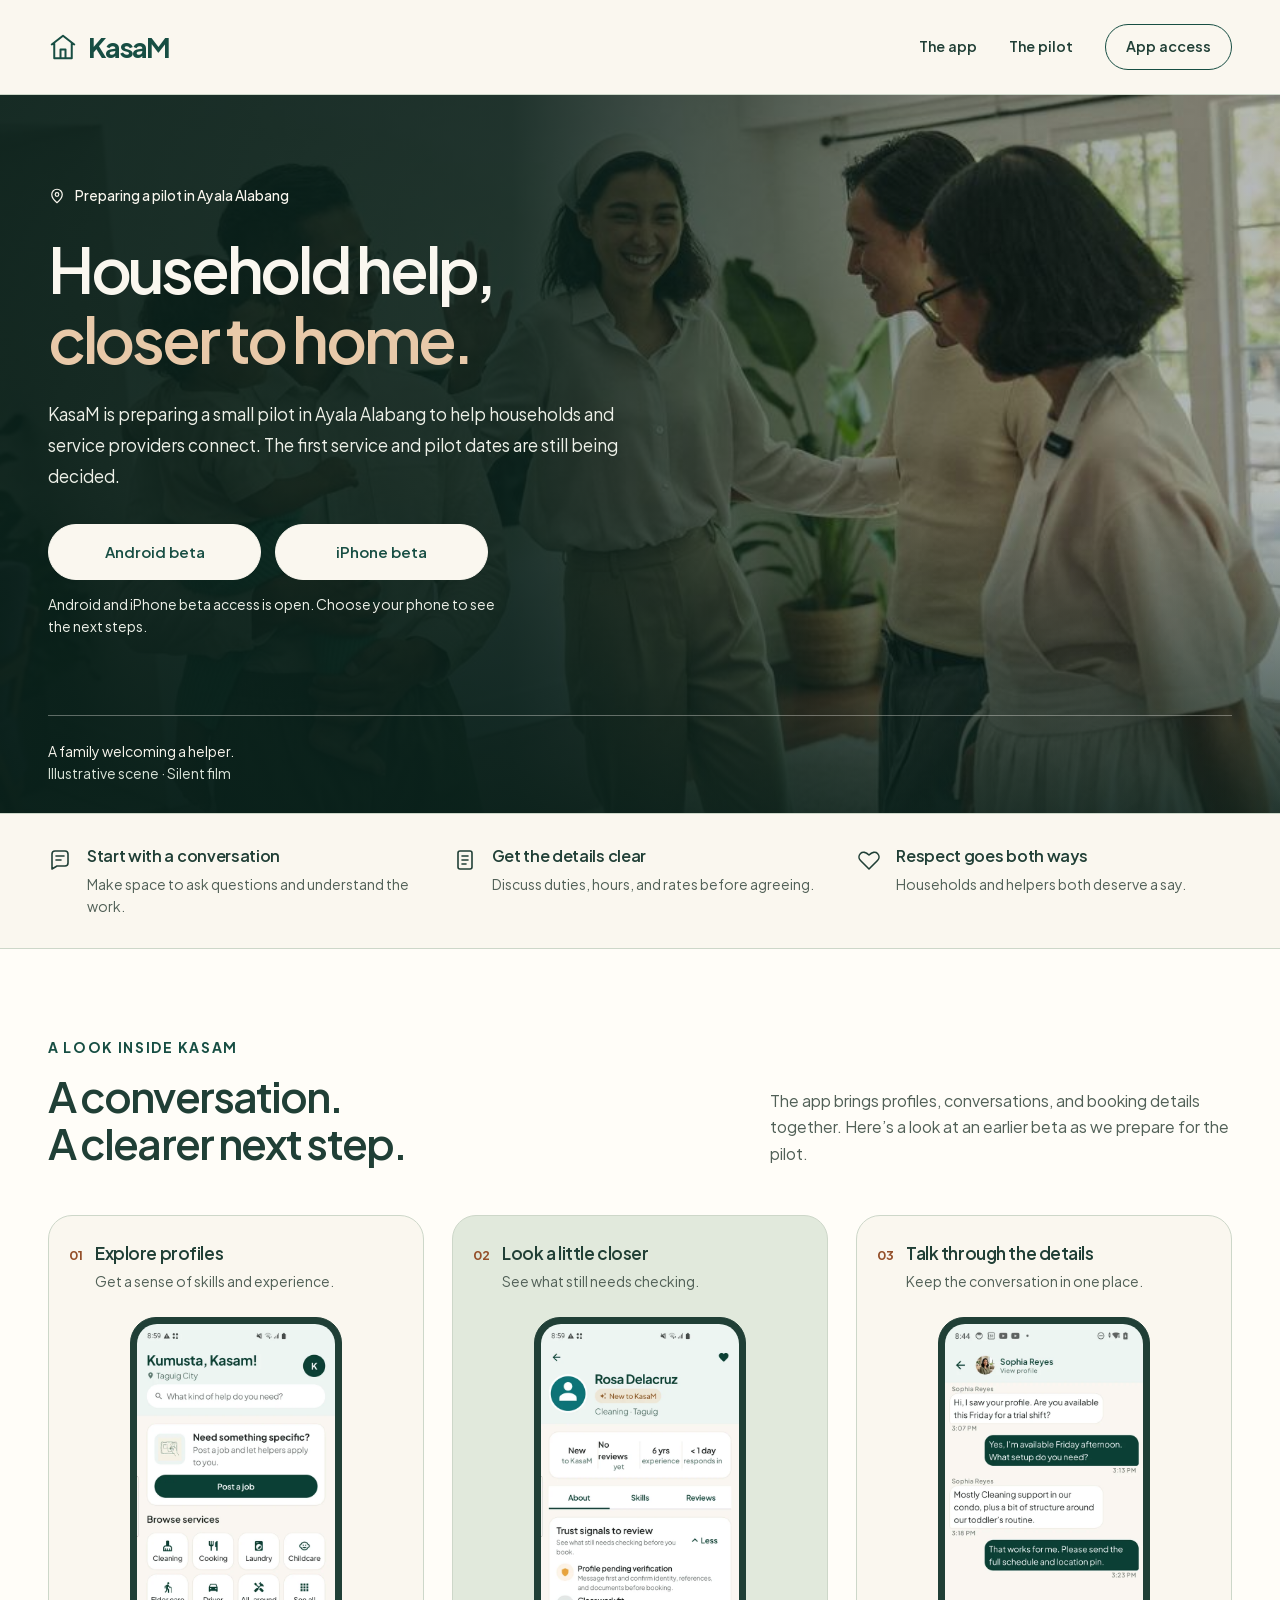
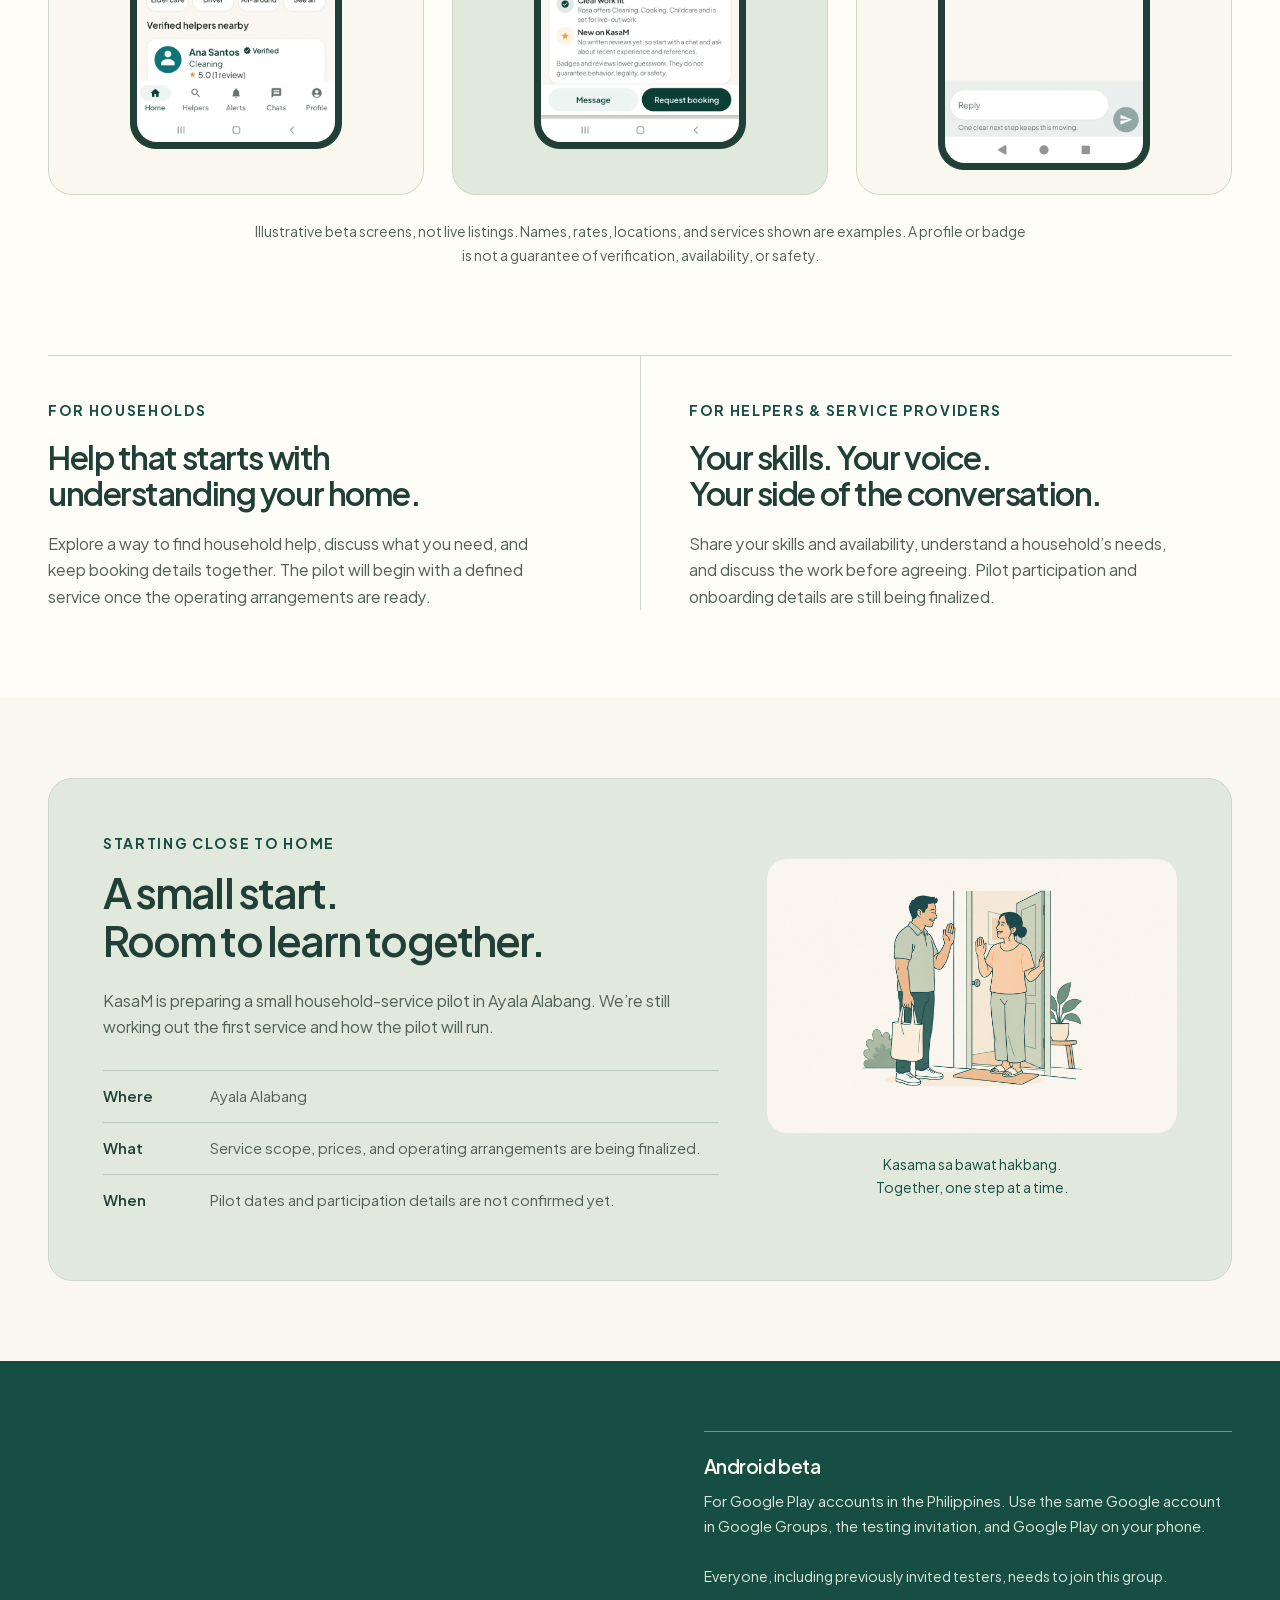
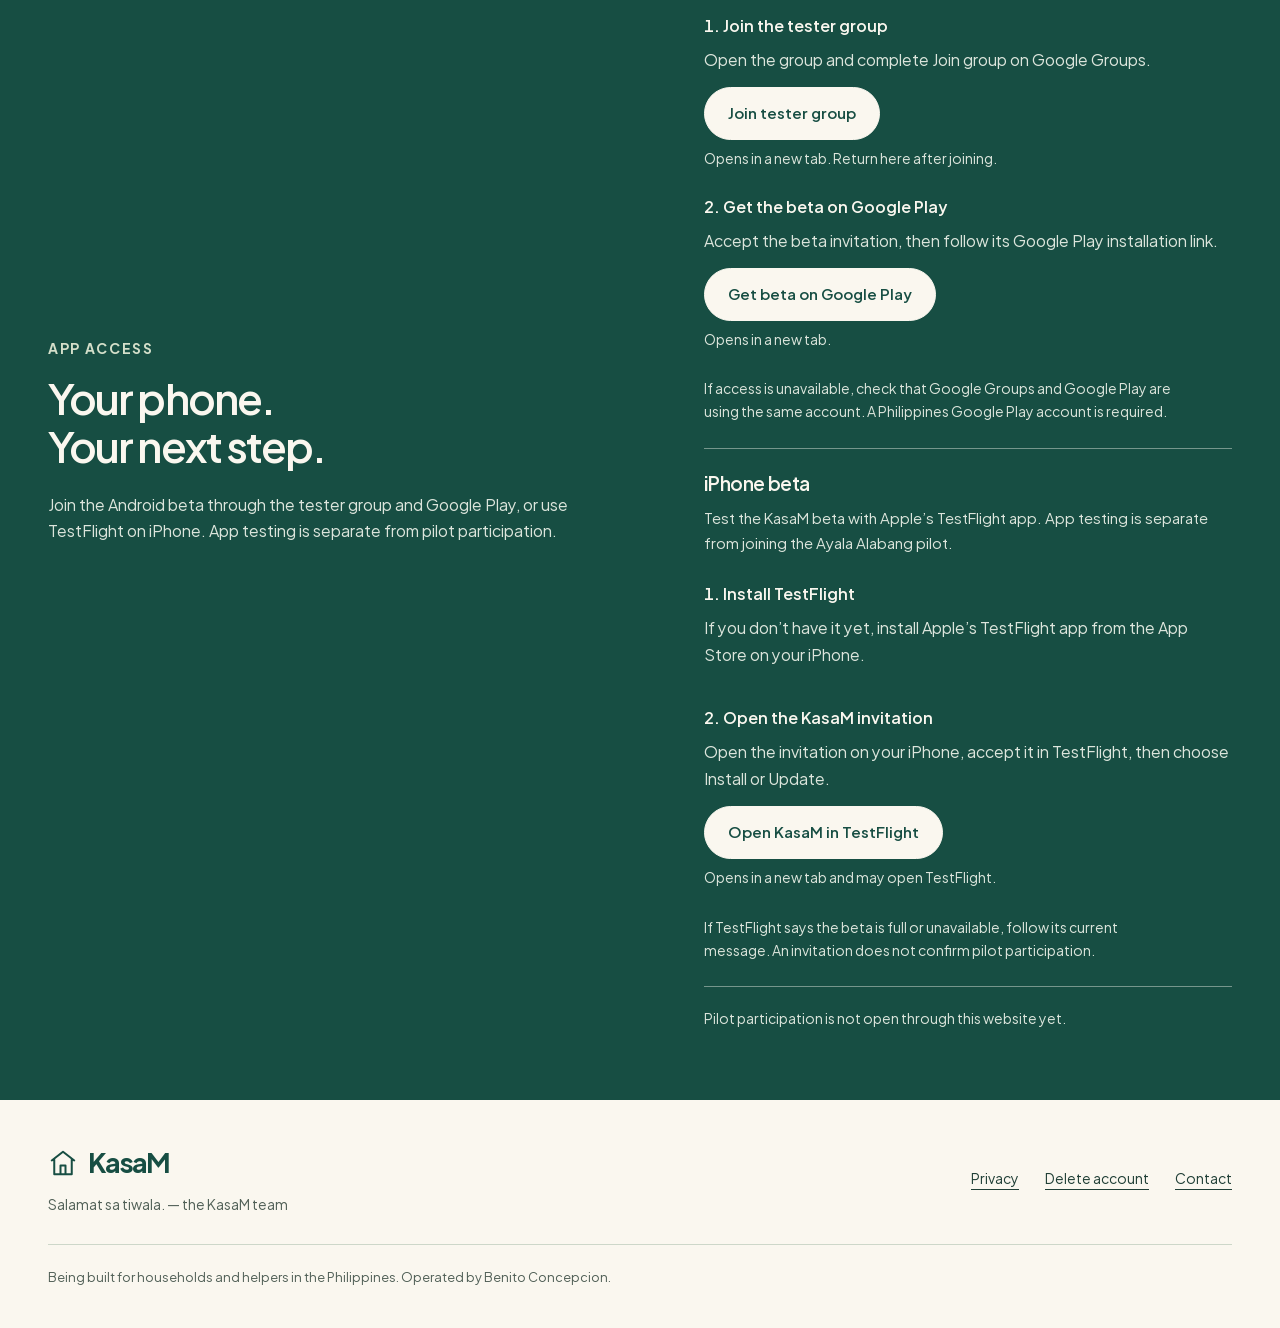
<file: index.html>
<!doctype html>
<html lang="en">
<head>
  <meta charset="utf-8">
  <meta name="viewport" content="width=device-width, initial-scale=1">
  <title>KasaM — Household help, closer to home</title>
  <meta name="description" content="KasaM is preparing a small household-service pilot in Ayala Alabang. Explore the idea, see the app, and check the latest pilot and beta access status.">
  <meta name="theme-color" content="#faf7ef">
  <link rel="stylesheet" href="./styles.css?v=465cec39644c">
  <script src="./site.js" defer></script>
</head>
<body>
  <a class="skip" href="#main">Skip to content</a>
  <svg width="0" height="0" aria-hidden="true" style="position:absolute;overflow:hidden"><defs>
    <symbol id="icon-home" viewBox="0 0 24 24"><path d="m3 10 9-7 9 7M5 9v12h14V9M10 21v-7h4v7"/></symbol>
    <symbol id="icon-pin" viewBox="0 0 24 24"><path d="M19 10c0 5-7 11-7 11S5 15 5 10a7 7 0 0 1 14 0Z"/><circle cx="12" cy="10" r="2.4"/></symbol>
    <symbol id="icon-arrow" viewBox="0 0 24 24"><path d="M4 12h16m-6-6 6 6-6 6"/></symbol>
    <symbol id="icon-chat" viewBox="0 0 24 24"><path d="M20 15a3 3 0 0 1-3 3H9l-5 3V6a3 3 0 0 1 3-3h10a3 3 0 0 1 3 3ZM8 8h8M8 12h5"/></symbol>
    <symbol id="icon-terms" viewBox="0 0 24 24"><rect x="5" y="3" width="14" height="18" rx="2"/><path d="M9 8h6M9 12h6M9 16h4"/></symbol>
    <symbol id="icon-heart" viewBox="0 0 24 24"><path d="M20.5 5.5c-2-2-5.5-1.5-8.5 1.5C9 4 5.5 3.5 3.5 5.5s-2 5 0 7L12 21l8.5-8.5c2-2 2-5 0-7Z"/></symbol>
  </defs></svg>
  <header class="header">
    <div class="wrap header-inner">
      <a class="brand" href="./" aria-label="KasaM home"><svg class="icon" aria-hidden="true"><use href="#icon-home"/></svg>KasaM</a>
      <nav class="nav" aria-label="Main navigation">
        <a class="nav-app" href="#app">The app</a>
        <a href="#pilot">The pilot</a>
        <a class="nav-access" href="#access">App access</a>
      </nav>
    </div>
  </header>
  <main id="main" tabindex="-1">
    <section class="hero" id="film" aria-labelledby="hero-title">
      <video id="welcome-film" class="hero-video" muted loop playsinline preload="metadata" poster="./assets/jpg-1.jpg" aria-hidden="true" tabindex="-1">
        <source src="./assets/mp4-1.mp4" type="video/mp4">
      </video>
      <div class="hero-shade" aria-hidden="true"></div>
      <div class="wrap hero-content">
        <p class="location"><svg class="icon" aria-hidden="true"><use href="#icon-pin"/></svg>Preparing a pilot in Ayala Alabang</p>
        <h1 id="hero-title">Household help,<br><span>closer to home.</span></h1>
        <p class="lede">KasaM is preparing a small pilot in Ayala Alabang to help households and service providers connect. The first service and pilot dates are still being decided.</p>
        <div class="actions platform-actions" aria-label="Choose your phone">
          <a class="button" href="#android-beta" aria-label="Android beta — view access requirements">Android beta</a>
          <a class="button" href="#iphone-beta" aria-label="iPhone beta — view access requirements">iPhone beta</a>
        </div>
        <p class="platform-note">Android and iPhone beta access is open. Choose your phone to see the next steps.</p>
      </div>
      <div class="wrap film-caption">
        <p id="film-caption">A family welcoming a helper.<br><span>Illustrative scene · Silent film</span></p>
        <p id="film-status" class="film-status" role="status" hidden></p>
        <noscript><p><a href="./assets/mp4-1.mp4">Open the welcome film</a>. JavaScript is off; the still image is shown.</p></noscript>
      </div>
    </section>
    <section class="principles" aria-label="The idea behind KasaM">
      <div class="wrap principles-grid">
        <div class="principle"><svg class="icon" aria-hidden="true"><use href="#icon-chat"/></svg><div><h2>Start with a conversation</h2><p>Make space to ask questions and understand the work.</p></div></div>
        <div class="principle"><svg class="icon" aria-hidden="true"><use href="#icon-terms"/></svg><div><h2>Get the details clear</h2><p>Discuss duties, hours, and rates before agreeing.</p></div></div>
        <div class="principle"><svg class="icon" aria-hidden="true"><use href="#icon-heart"/></svg><div><h2>Respect goes both ways</h2><p>Households and helpers both deserve a say.</p></div></div>
      </div>
    </section>
    <section class="section app-section" id="app" aria-labelledby="app-title">
      <div class="wrap">
        <div class="section-head"><div><p class="eyebrow">A look inside KasaM</p><h2 id="app-title">A conversation.<br>A clearer next step.</h2></div><p>The app brings profiles, conversations, and booking details together. Here’s a look at an earlier beta as we prepare for the pilot.</p></div>
        <div class="screens">
          <figure class="screen-card"><figcaption><span>01</span><div><h3>Explore profiles</h3><p>Get a sense of skills and experience.</p></div></figcaption><div class="phone-frame"><img src="./assets/webp-1.webp" width="560" height="1182" loading="lazy" alt="Earlier KasaM beta home screen with sample service categories and helper listings. These are not current provider listings."></div></figure>
          <figure class="screen-card"><figcaption><span>02</span><div><h3>Look a little closer</h3><p>See what still needs checking.</p></div></figcaption><div class="phone-frame"><img src="./assets/webp-2.webp" width="560" height="1182" loading="lazy" alt="Earlier beta profile showing pending verification and a reminder to confirm identity and references."></div></figure>
          <figure class="screen-card"><figcaption><span>03</span><div><h3>Talk through the details</h3><p>Keep the conversation in one place.</p></div></figcaption><div class="phone-frame"><img src="./assets/webp-3.webp" width="560" height="1244" loading="lazy" alt="Earlier beta showing a sample conversation about availability and a possible trial shift."></div></figure>
        </div>
        <p class="screen-note">Illustrative beta screens, not live listings. Names, rates, locations, and services shown are examples. A profile or badge is not a guarantee of verification, availability, or safety.</p>
      </div>
    </section>
    <section class="section audiences" aria-label="For households and helpers">
      <div class="wrap audience-grid">
        <div class="audience"><p class="eyebrow">For households</p><h2>Help that starts with understanding your home.</h2><p>Explore a way to find household help, discuss what you need, and keep booking details together. The pilot will begin with a defined service once the operating arrangements are ready.</p></div>
        <div class="audience"><p class="eyebrow">For helpers &amp; service providers</p><h2>Your skills. Your voice.<br>Your side of the conversation.</h2><p>Share your skills and availability, understand a household’s needs, and discuss the work before agreeing. Pilot participation and onboarding details are still being finalized.</p></div>
      </div>
    </section>
    <section class="pilot" id="pilot" aria-labelledby="pilot-title">
      <div class="wrap pilot-panel">
        <div><p class="eyebrow">Starting close to home</p><h2 id="pilot-title">A small start.<br>Room to learn together.</h2><p>KasaM is preparing a small household-service pilot in Ayala Alabang. We’re still working out the first service and how the pilot will run.</p><dl><div><dt>Where</dt><dd>Ayala Alabang</dd></div><div><dt>What</dt><dd>Service scope, prices, and operating arrangements are being finalized.</dd></div><div><dt>When</dt><dd>Pilot dates and participation details are not confirmed yet.</dd></div></dl></div>
        <div class="pilot-art" id="pilot-art"><img src="./assets/neighbour-greeting.png" width="1536" height="1024" loading="lazy" alt="An illustration of two adults greeting each other at a home doorway."><p><span lang="fil">Kasama sa bawat hakbang.</span><br>Together, one step at a time.</p></div>
      </div>
    </section>
    <section class="access" id="access" aria-labelledby="access-title">
      <div class="wrap">
        <div><p class="eyebrow">App access</p><h2 id="access-title">Your phone.<br>Your next step.</h2><p>Join the Android beta through the tester group and Google Play, or use TestFlight on iPhone. App testing is separate from pilot participation.</p></div>
        <div class="access-status">
          <section class="platform-steps" id="android-beta" aria-labelledby="android-title">
            <h3 id="android-title">Android beta</h3>
<p class="eligibility">For Google Play accounts in the Philippines. Use the same Google account in Google Groups, the testing invitation, and Google Play on your phone.</p>
<p class="beta-help">Everyone, including previously invited testers, needs to join this group.</p>
<ol class="beta-join-steps">
  <li>
    <h4>Join the tester group</h4>
    <p>Open the group and complete Join group on Google Groups.</p>
    <a class="button primary" href="https://groups.google.com/g/kasam-android-beta/about" target="_blank" rel="noopener noreferrer">Join tester group</a>
    <p class="beta-tab-note">Opens in a new tab. Return here after joining.</p>
  </li>
  <li>
    <h4>Get the beta on Google Play</h4>
    <p>Accept the beta invitation, then follow its Google Play installation link.</p>
    <a class="button secondary" href="https://play.google.com/apps/testing/com.greenroomdigital.kasamatch" target="_blank" rel="noopener noreferrer">Get beta on Google Play</a>
    <p class="beta-tab-note">Opens in a new tab.</p>
  </li>
</ol>
<p class="beta-help">If access is unavailable, check that Google Groups and Google Play are using the same account. A Philippines Google Play account is required.</p>
</section>
          <section class="platform-steps" id="iphone-beta" aria-labelledby="iphone-title">
            <h3 id="iphone-title">iPhone beta</h3>
            <p class="eligibility">Test the KasaM beta with Apple’s TestFlight app. App testing is separate from joining the Ayala Alabang pilot.</p>
            <ol class="beta-join-steps">
              <li><h4>Install TestFlight</h4><p>If you don’t have it yet, install Apple’s TestFlight app from the App Store on your iPhone.</p></li>
              <li><h4>Open the KasaM invitation</h4><p>Open the invitation on your iPhone, accept it in TestFlight, then choose Install or Update.</p><a class="button primary" href="https://testflight.apple.com/join/S4AFmaYp" target="_blank" rel="noopener noreferrer">Open KasaM in TestFlight</a><p class="beta-tab-note">Opens in a new tab and may open TestFlight.</p></li>
            </ol>
            <p class="beta-help">If TestFlight says the beta is full or unavailable, follow its current message. An invitation does not confirm pilot participation.</p>
          </section>
          <p class="small">Pilot participation is not open through this website yet.</p>
        </div>
      </div>
    </section>
  </main>
  <footer class="footer"><div class="wrap"><div class="footer-top"><div><a class="brand" href="./"><svg class="icon" aria-hidden="true"><use href="#icon-home"/></svg>KasaM</a><p><span lang="fil">Salamat sa tiwala.</span> — the KasaM team</p></div><nav aria-label="Footer navigation"><a href="./privacy/">Privacy</a><a href="./delete-account/">Delete account</a><a href="mailto:benlopcon+kasam@gmail.com">Contact</a></nav></div><p class="footer-bottom">Being built for households and helpers in the Philippines. Operated by Benito Concepcion.</p></div></footer>
</body>
</html>
</file>
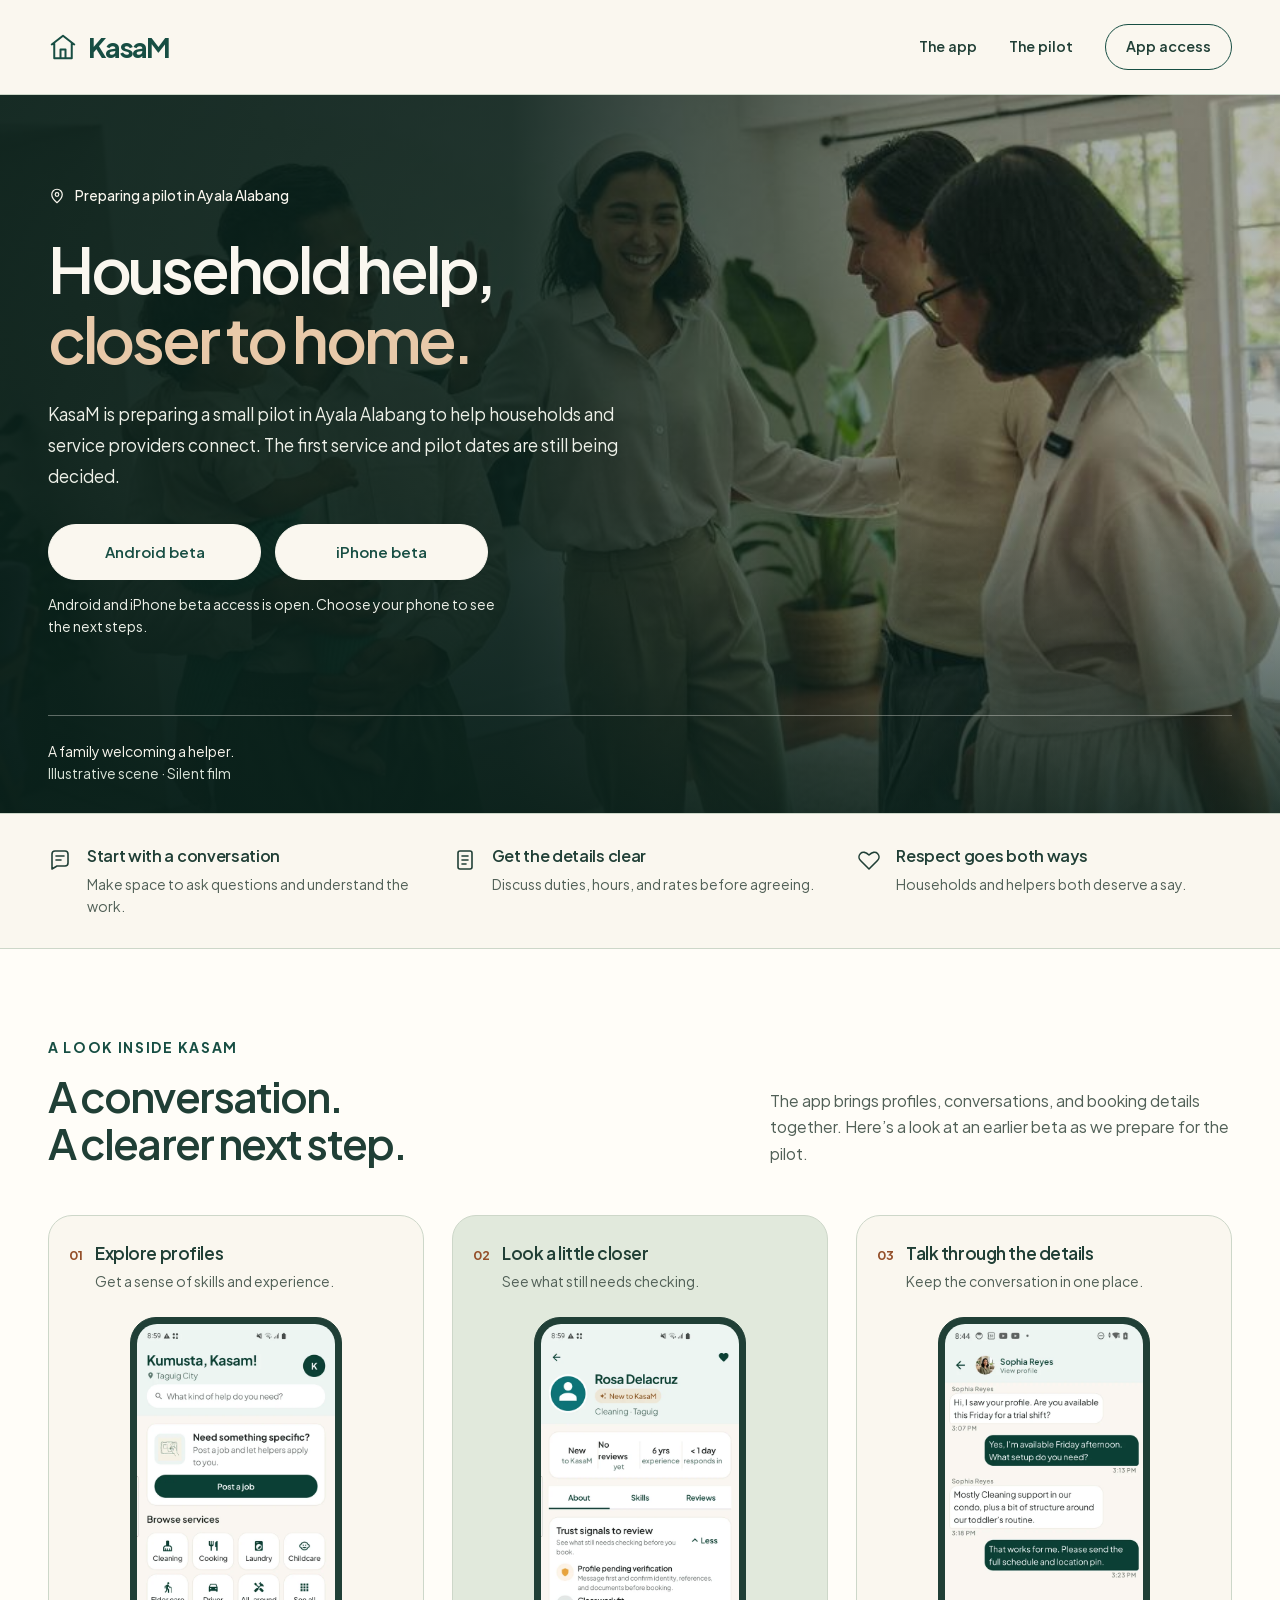
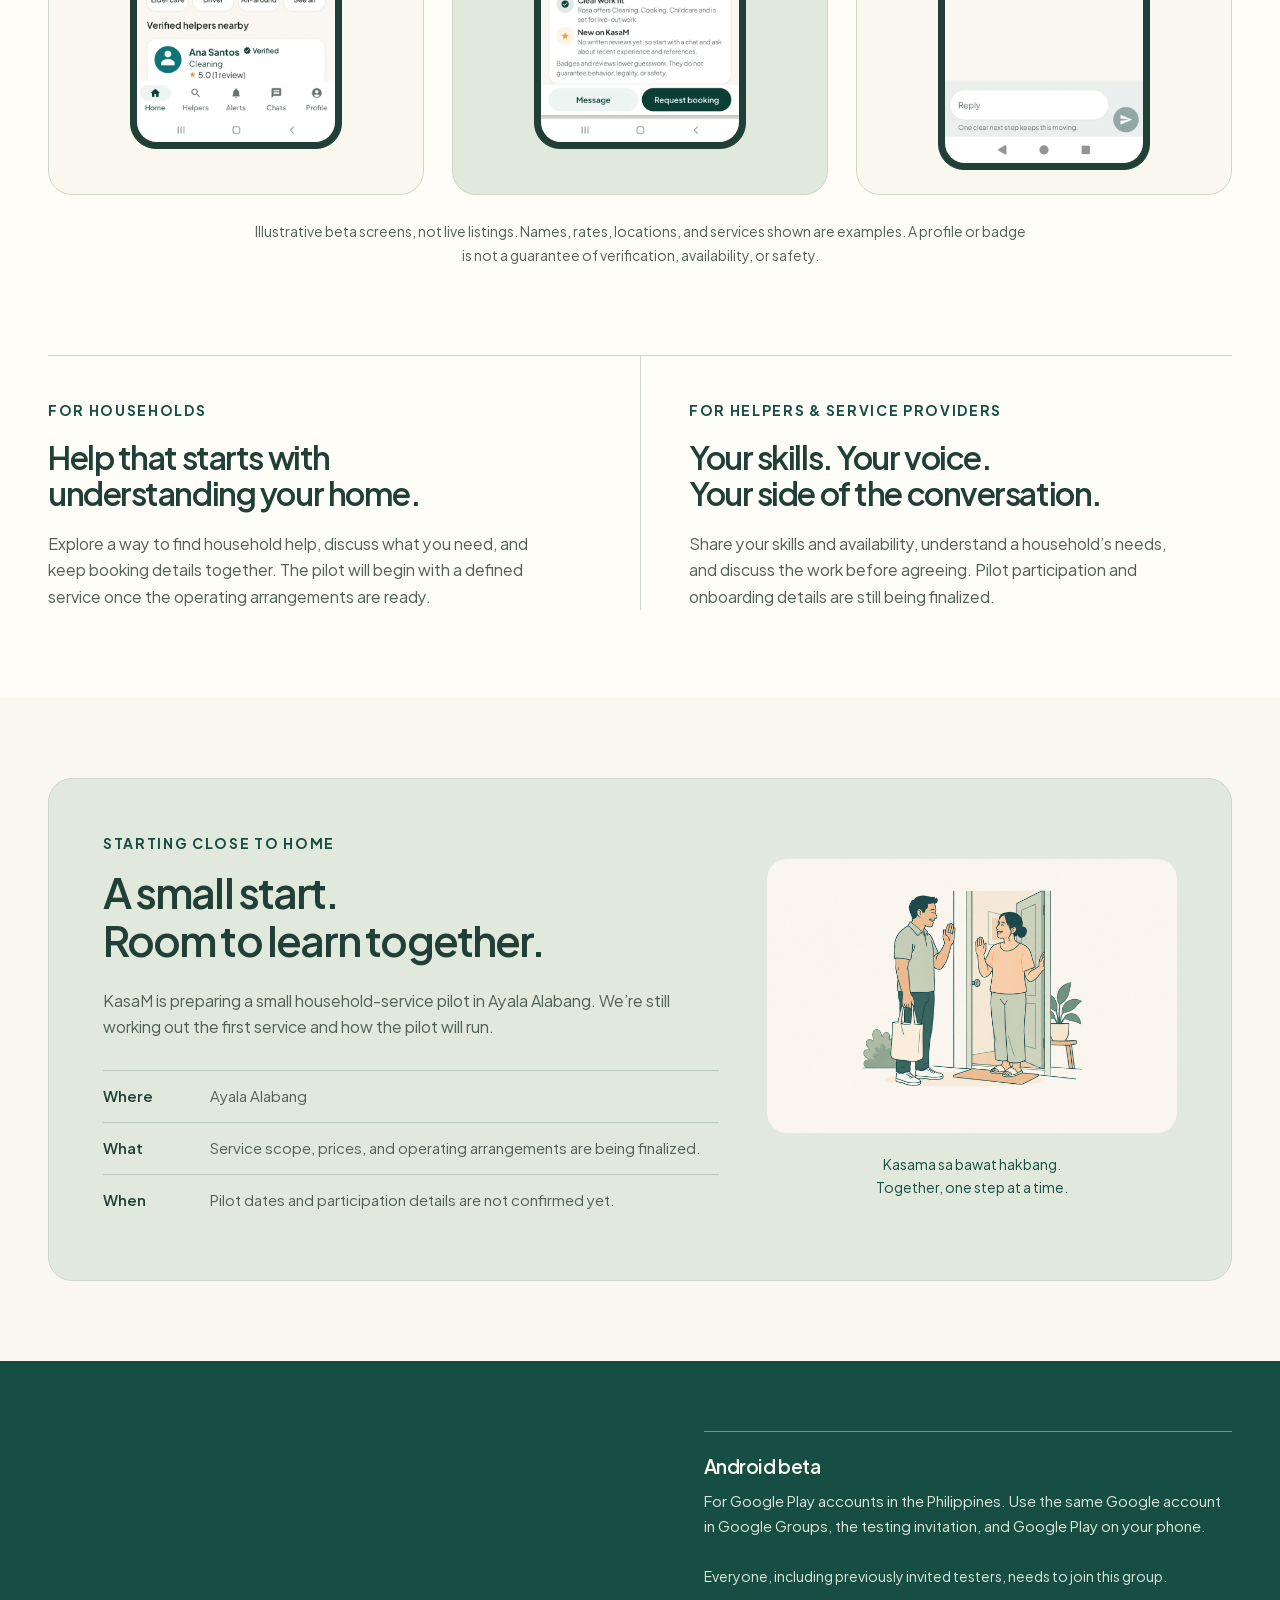
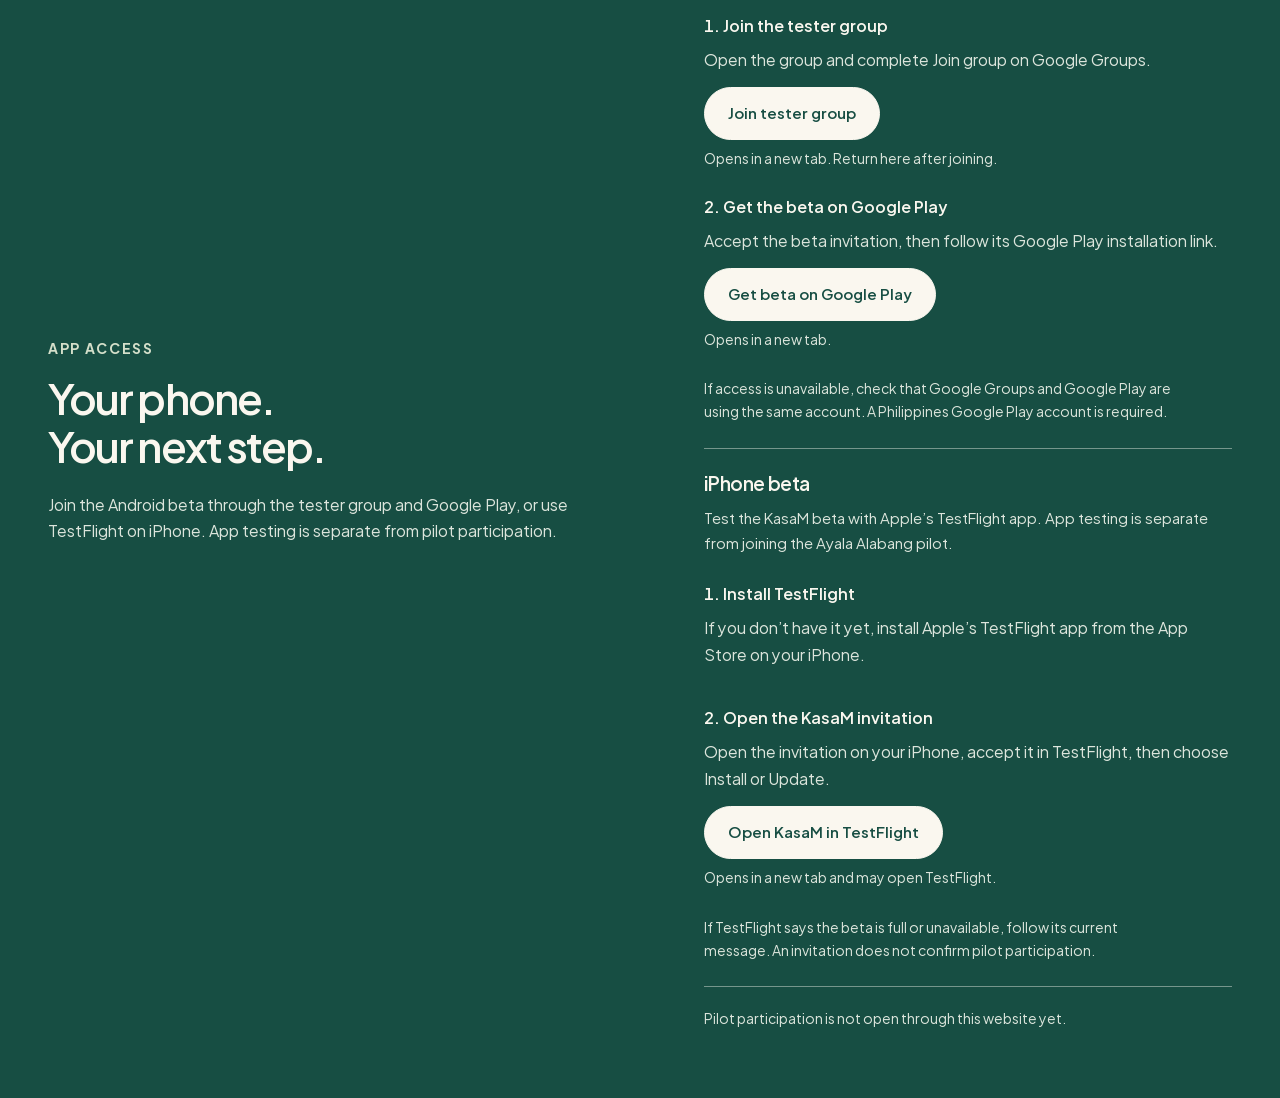
<file: cinematic/index.html>
<!doctype html>
<html lang="en">
<head>
  <meta charset="utf-8">
  <meta name="viewport" content="width=device-width, initial-scale=1">
  <meta http-equiv="refresh" content="0; url=../">
  <link rel="canonical" href="https://bodietron.github.io/kasamatch-web/">
  <title>Continue to KasaM</title>
</head>
<body>
  <main><h1>This KasaM preview has moved.</h1><p><a href="../">Continue to the current KasaM page</a>.</p></main>
</body>
</html>
</file>
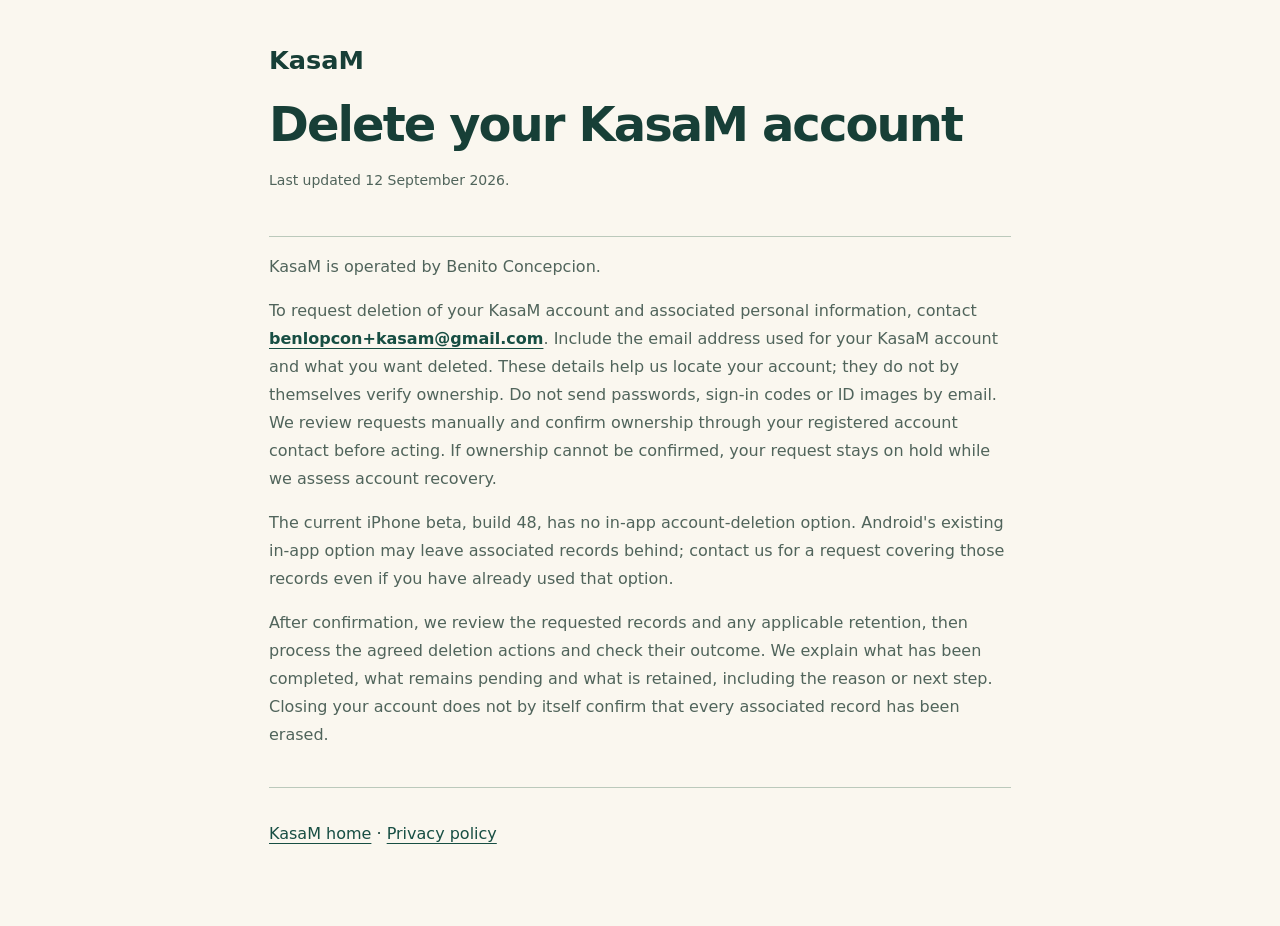
<file: delete-account/index.html>
<!doctype html><html lang="en"><head><meta charset="utf-8"><meta name="viewport" content="width=device-width,initial-scale=1"><title>KasaM — Delete your KasaM account</title><style>*{box-sizing:border-box}html{font-size:16px}body{margin:0;background:#faf7ef;color:#173f37;font:1rem/1.75 system-ui,sans-serif}a{color:#174e43;text-underline-offset:4px;overflow-wrap:anywhere}a:focus-visible{outline:3px solid #94502a;outline-offset:4px}.review{padding:18px 24px;background:#174e43;color:#faf7ef;font-size:.875rem}.wrap{max-width:790px;margin:auto;padding:38px 24px 70px}header{border-bottom:1px solid #bbc9bb;padding-bottom:28px}h1{font-size:clamp(2rem,5vw,3rem);line-height:1.15;letter-spacing:-.04em;margin:14px 0}h2{font-size:1.35rem;line-height:1.35;margin:32px 0 12px}p{margin:16px 0;color:#50645b}mark{background:#f1dfa9;color:#493812;padding:1px 3px;overflow-wrap:anywhere}.brand{font-size:1.6rem;font-weight:700}.meta{font-size:.875rem}footer{border-top:1px solid #bbc9bb;margin-top:38px;padding-top:24px}footer a{display:inline-flex;align-items:center;min-height:44px}</style></head><body><div class="wrap"><header><div class="brand">KasaM</div><h1>Delete your KasaM account</h1><p class="meta">Last updated 12 September 2026.</p></header><main><p>KasaM is operated by Benito Concepcion.</p><p>To request deletion of your KasaM account and associated personal information, contact <strong><a href="mailto:benlopcon+kasam@gmail.com">benlopcon+kasam@gmail.com</a></strong>. Include the email address used for your KasaM account and what you want deleted. These details help us locate your account; they do not by themselves verify ownership. Do not send passwords, sign-in codes or ID images by email. We review requests manually and confirm ownership through your registered account contact before acting. If ownership cannot be confirmed, your request stays on hold while we assess account recovery.</p>
<p>The current iPhone beta, build 48, has no in-app account-deletion option. Android&#x27;s existing in-app option may leave associated records behind; contact us for a request covering those records even if you have already used that option.</p>
<p>After confirmation, we review the requested records and any applicable retention, then process the agreed deletion actions and check their outcome. We explain what has been completed, what remains pending and what is retained, including the reason or next step. Closing your account does not by itself confirm that every associated record has been erased.</p></main><footer aria-label="Footer navigation"><a href="../">KasaM home</a> · <a href="../privacy/">Privacy policy</a></footer></div></body></html>
</file>
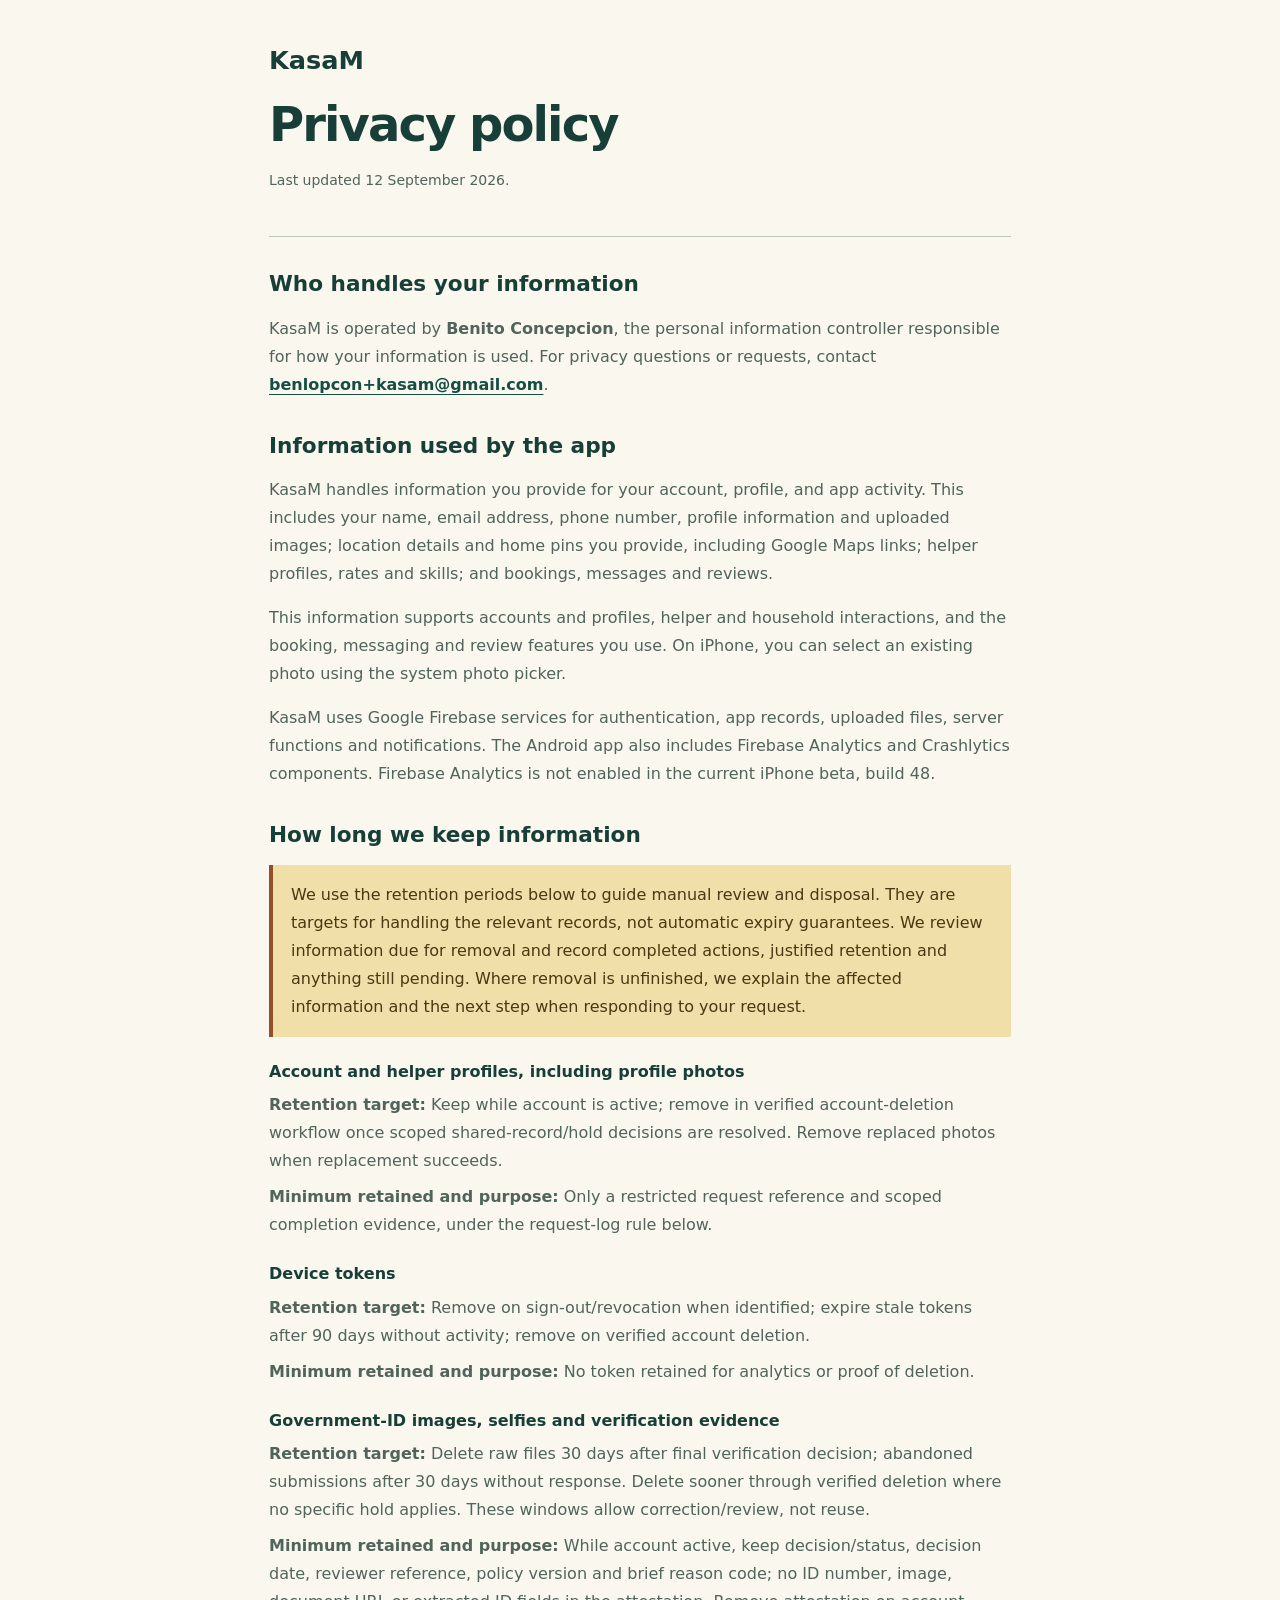
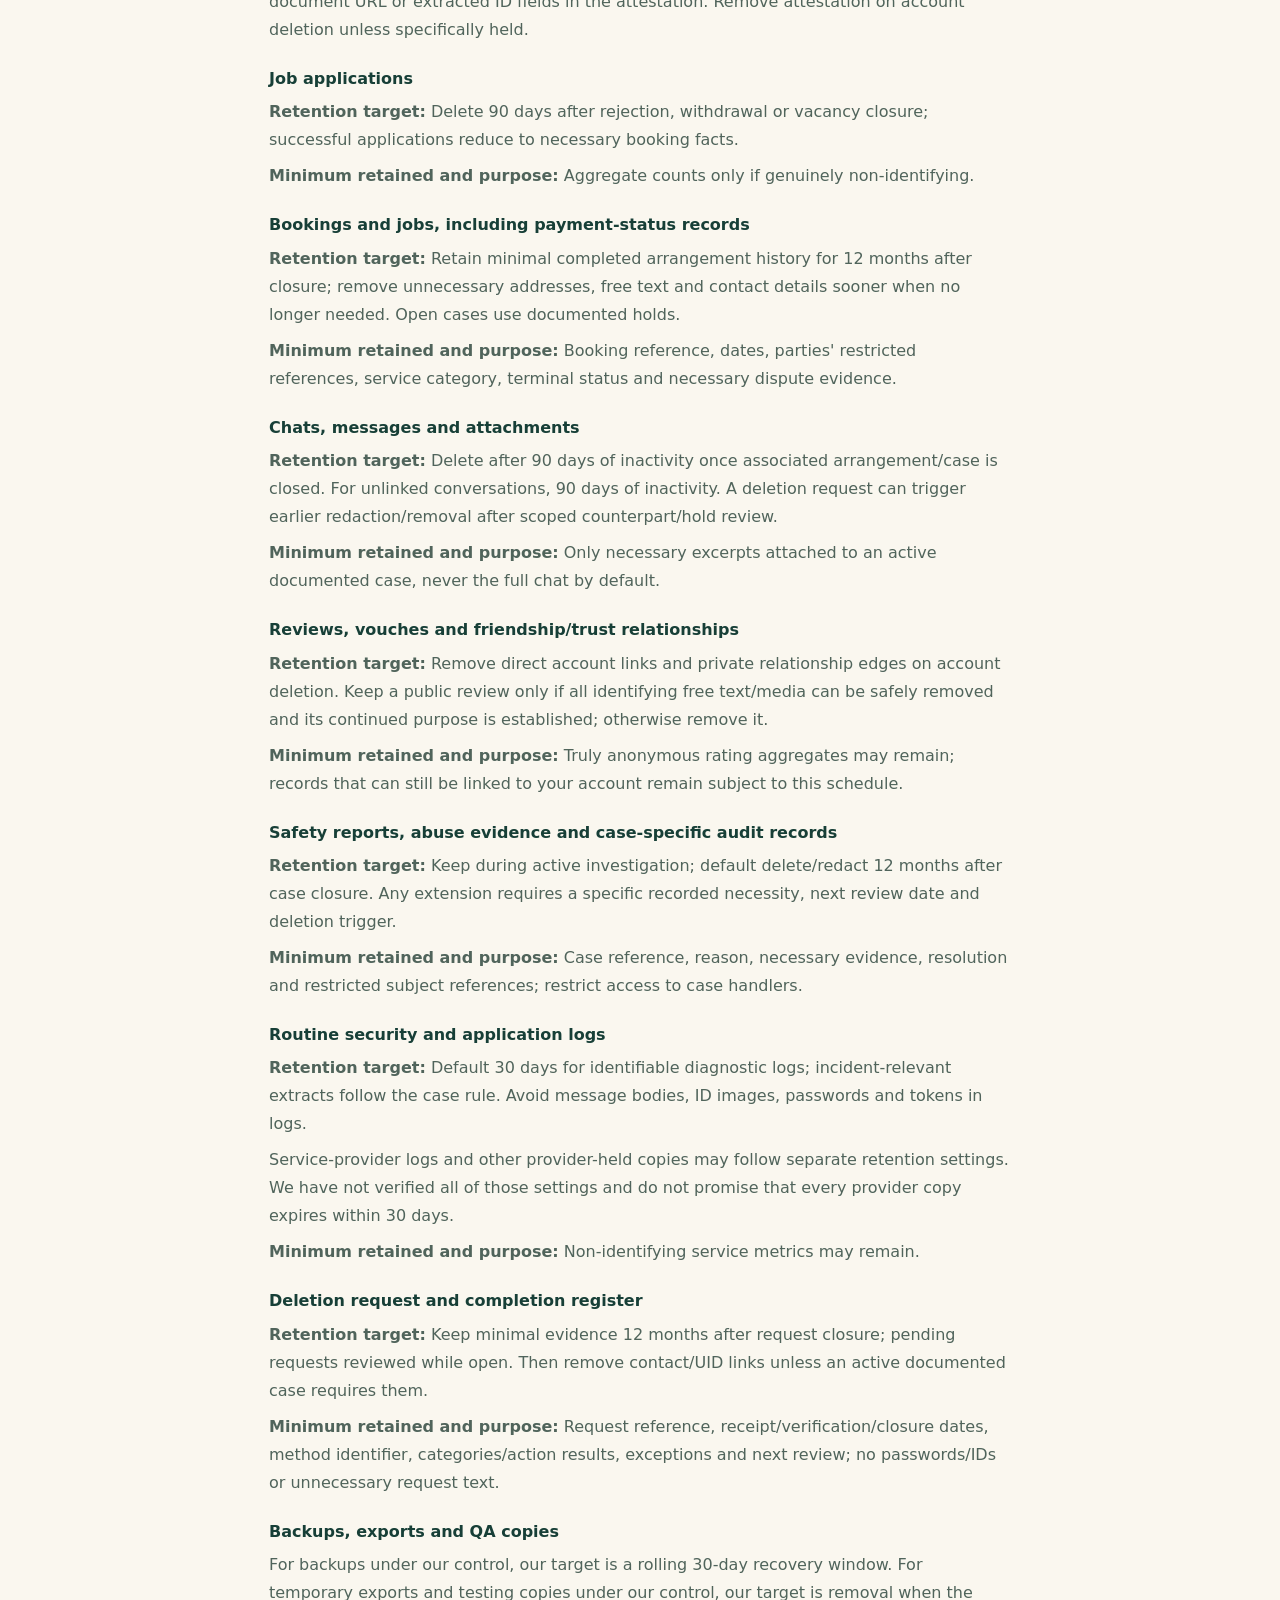
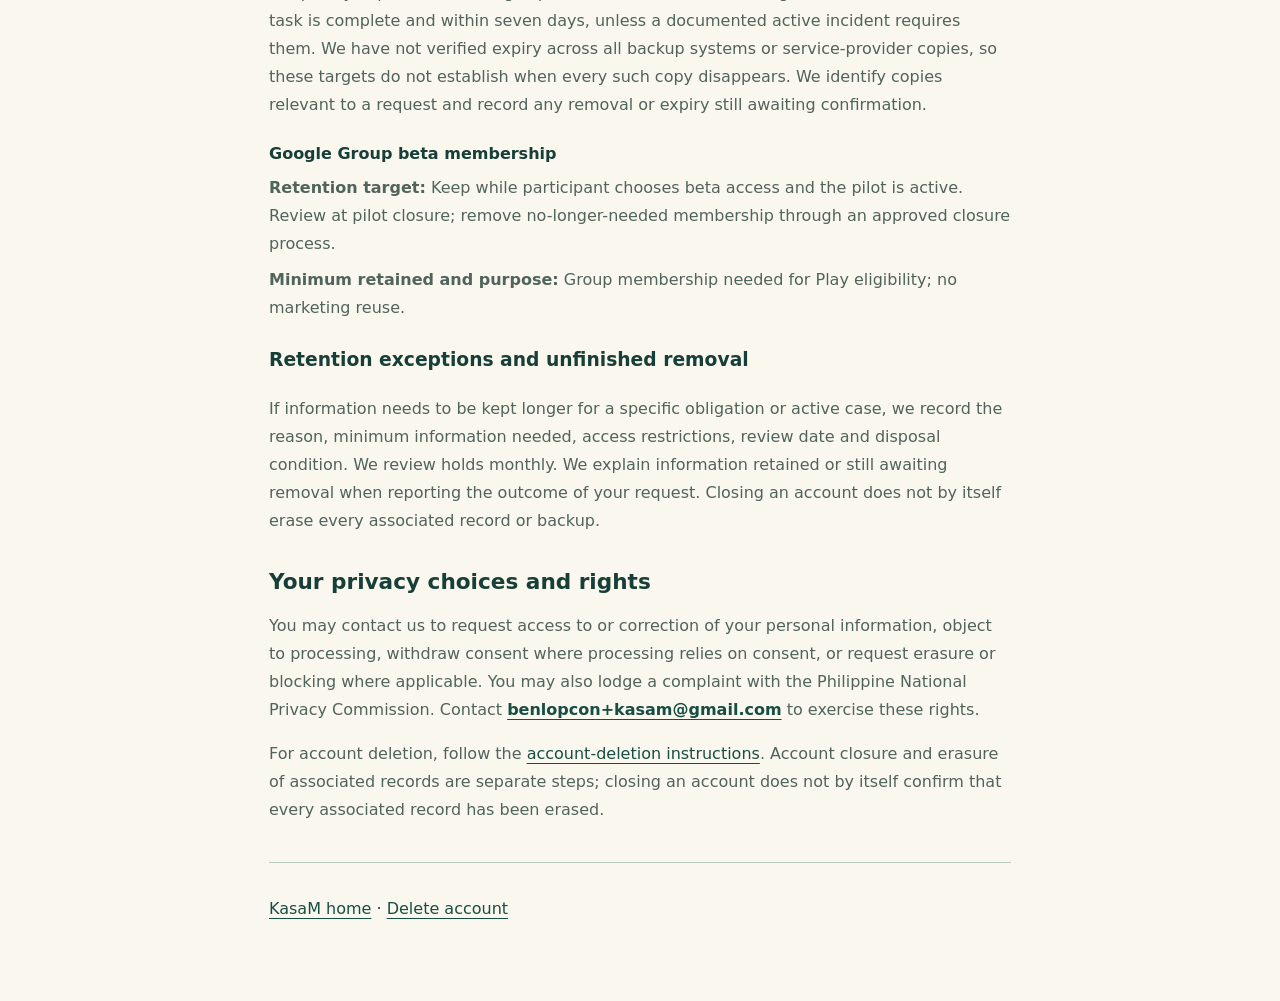
<file: privacy/index.html>
<!doctype html><html lang="en"><head><meta charset="utf-8"><meta name="viewport" content="width=device-width,initial-scale=1"><title>KasaM — Privacy policy</title><style>*{box-sizing:border-box}html{font-size:16px}body{margin:0;background:#faf7ef;color:#173f37;font:1rem/1.75 system-ui,sans-serif}a{color:#174e43;text-underline-offset:4px;overflow-wrap:anywhere}a:focus-visible{outline:3px solid #94502a;outline-offset:4px}.review{padding:18px 24px;background:#174e43;color:#faf7ef;font-size:.875rem}.wrap{max-width:790px;margin:auto;padding:38px 24px 70px}header{border-bottom:1px solid #bbc9bb;padding-bottom:28px}h1{font-size:clamp(2rem,5vw,3rem);line-height:1.15;letter-spacing:-.04em;margin:14px 0}h2{font-size:1.35rem;line-height:1.35;margin:32px 0 12px}p{margin:16px 0;color:#50645b}mark{background:#f1dfa9;color:#493812;padding:1px 3px;overflow-wrap:anywhere}.brand{font-size:1.6rem;font-weight:700}.meta{font-size:.875rem}footer{border-top:1px solid #bbc9bb;margin-top:38px;padding-top:24px}footer a{display:inline-flex;align-items:center;min-height:44px}.implementation-note{padding:16px 18px;background:#f1dfa9;color:#493812;border-left:4px solid #94502a;overflow-wrap:anywhere}.retention{margin:22px 0}.retention dt{margin-top:24px;font-weight:700;line-height:1.4;overflow-wrap:anywhere}.retention dd{margin:8px 0 20px;overflow-wrap:anywhere}.retention dd p{margin:8px 0}</style></head><body><div class="wrap"><header><div class="brand">KasaM</div><h1>Privacy policy</h1><p class="meta">Last updated 12 September 2026.</p></header><main><h2>Who handles your information</h2>
<p>KasaM is operated by <strong>Benito Concepcion</strong>, the personal information controller responsible for how your information is used. For privacy questions or requests, contact <strong><a href="mailto:benlopcon+kasam@gmail.com">benlopcon+kasam@gmail.com</a></strong>.</p>
<h2>Information used by the app</h2>
<p>KasaM handles information you provide for your account, profile, and app activity. This includes your name, email address, phone number, profile information and uploaded images; location details and home pins you provide, including Google Maps links; helper profiles, rates and skills; and bookings, messages and reviews.</p>
<p>This information supports accounts and profiles, helper and household interactions, and the booking, messaging and review features you use. On iPhone, you can select an existing photo using the system photo picker.</p>
<p>KasaM uses Google Firebase services for authentication, app records, uploaded files, server functions and notifications. The Android app also includes Firebase Analytics and Crashlytics components. Firebase Analytics is not enabled in the current iPhone beta, build 48.</p>
<h2 id="retention-title">How long we keep information</h2>
<p class="implementation-note" role="note">We use the retention periods below to guide manual review and disposal. They are targets for handling the relevant records, not automatic expiry guarantees. We review information due for removal and record completed actions, justified retention and anything still pending. Where removal is unfinished, we explain the affected information and the next step when responding to your request.</p>
<dl class="retention" aria-labelledby="retention-title">
<dt>Account and helper profiles, including profile photos</dt>
<dd><p><strong>Retention target:</strong> Keep while account is active; remove in verified account-deletion workflow once scoped shared-record/hold decisions are resolved. Remove replaced photos when replacement succeeds.</p><p><strong>Minimum retained and purpose:</strong> Only a restricted request reference and scoped completion evidence, under the request-log rule below.</p></dd>
<dt>Device tokens</dt>
<dd><p><strong>Retention target:</strong> Remove on sign-out/revocation when identified; expire stale tokens after 90 days without activity; remove on verified account deletion.</p><p><strong>Minimum retained and purpose:</strong> No token retained for analytics or proof of deletion.</p></dd>
<dt>Government-ID images, selfies and verification evidence</dt>
<dd><p><strong>Retention target:</strong> Delete raw files 30 days after final verification decision; abandoned submissions after 30 days without response. Delete sooner through verified deletion where no specific hold applies. These windows allow correction/review, not reuse.</p><p><strong>Minimum retained and purpose:</strong> While account active, keep decision/status, decision date, reviewer reference, policy version and brief reason code; no ID number, image, document URL or extracted ID fields in the attestation. Remove attestation on account deletion unless specifically held.</p></dd>
<dt>Job applications</dt>
<dd><p><strong>Retention target:</strong> Delete 90 days after rejection, withdrawal or vacancy closure; successful applications reduce to necessary booking facts.</p><p><strong>Minimum retained and purpose:</strong> Aggregate counts only if genuinely non-identifying.</p></dd>
<dt>Bookings and jobs, including payment-status records</dt>
<dd><p><strong>Retention target:</strong> Retain minimal completed arrangement history for 12 months after closure; remove unnecessary addresses, free text and contact details sooner when no longer needed. Open cases use documented holds.</p><p><strong>Minimum retained and purpose:</strong> Booking reference, dates, parties&#x27; restricted references, service category, terminal status and necessary dispute evidence.</p></dd>
<dt>Chats, messages and attachments</dt>
<dd><p><strong>Retention target:</strong> Delete after 90 days of inactivity once associated arrangement/case is closed. For unlinked conversations, 90 days of inactivity. A deletion request can trigger earlier redaction/removal after scoped counterpart/hold review.</p><p><strong>Minimum retained and purpose:</strong> Only necessary excerpts attached to an active documented case, never the full chat by default.</p></dd>
<dt>Reviews, vouches and friendship/trust relationships</dt>
<dd><p><strong>Retention target:</strong> Remove direct account links and private relationship edges on account deletion. Keep a public review only if all identifying free text/media can be safely removed and its continued purpose is established; otherwise remove it.</p><p><strong>Minimum retained and purpose:</strong> Truly anonymous rating aggregates may remain; records that can still be linked to your account remain subject to this schedule.</p></dd>
<dt>Safety reports, abuse evidence and case-specific audit records</dt>
<dd><p><strong>Retention target:</strong> Keep during active investigation; default delete/redact 12 months after case closure. Any extension requires a specific recorded necessity, next review date and deletion trigger.</p><p><strong>Minimum retained and purpose:</strong> Case reference, reason, necessary evidence, resolution and restricted subject references; restrict access to case handlers.</p></dd>
<dt>Routine security and application logs</dt>
<dd><p><strong>Retention target:</strong> Default 30 days for identifiable diagnostic logs; incident-relevant extracts follow the case rule. Avoid message bodies, ID images, passwords and tokens in logs.</p><p>Service-provider logs and other provider-held copies may follow separate retention settings. We have not verified all of those settings and do not promise that every provider copy expires within 30 days.</p><p><strong>Minimum retained and purpose:</strong> Non-identifying service metrics may remain.</p></dd>
<dt>Deletion request and completion register</dt>
<dd><p><strong>Retention target:</strong> Keep minimal evidence 12 months after request closure; pending requests reviewed while open. Then remove contact/UID links unless an active documented case requires them.</p><p><strong>Minimum retained and purpose:</strong> Request reference, receipt/verification/closure dates, method identifier, categories/action results, exceptions and next review; no passwords/IDs or unnecessary request text.</p></dd>
<dt>Backups, exports and QA copies</dt>
<dd><p>For backups under our control, our target is a rolling 30-day recovery window. For temporary exports and testing copies under our control, our target is removal when the task is complete and within seven days, unless a documented active incident requires them. We have not verified expiry across all backup systems or service-provider copies, so these targets do not establish when every such copy disappears. We identify copies relevant to a request and record any removal or expiry still awaiting confirmation.</p></dd>
<dt>Google Group beta membership</dt>
<dd><p><strong>Retention target:</strong> Keep while participant chooses beta access and the pilot is active. Review at pilot closure; remove no-longer-needed membership through an approved closure process.</p><p><strong>Minimum retained and purpose:</strong> Group membership needed for Play eligibility; no marketing reuse.</p></dd>
</dl>
<h3>Retention exceptions and unfinished removal</h3>
<p>If information needs to be kept longer for a specific obligation or active case, we record the reason, minimum information needed, access restrictions, review date and disposal condition. We review holds monthly. We explain information retained or still awaiting removal when reporting the outcome of your request. Closing an account does not by itself erase every associated record or backup.</p>
<h2>Your privacy choices and rights</h2>
<p>You may contact us to request access to or correction of your personal information, object to processing, withdraw consent where processing relies on consent, or request erasure or blocking where applicable. You may also lodge a complaint with the Philippine National Privacy Commission. Contact <strong><a href="mailto:benlopcon+kasam@gmail.com">benlopcon+kasam@gmail.com</a></strong> to exercise these rights.</p>
<p>For account deletion, follow the <a href="../delete-account/">account-deletion instructions</a>. Account closure and erasure of associated records are separate steps; closing an account does not by itself confirm that every associated record has been erased.</p></main><footer aria-label="Footer navigation"><a href="../">KasaM home</a> · <a href="../delete-account/">Delete account</a></footer></div></body></html>
</file>
<file: styles.css>
@font-face {
  font-family:Jakarta;
  src:url('./assets/ttf-1.ttf') format('truetype');
  font-weight:400;
  font-display:swap;
}
@font-face {
  font-family:Jakarta;
  src:url('./assets/ttf-2.ttf') format('truetype');
  font-weight:500;
  font-display:swap;
}
@font-face {
  font-family:Jakarta;
  src:url('./assets/ttf-3.ttf') format('truetype');
  font-weight:600;
  font-display:swap;
}
@font-face {
  font-family:Jakarta;
  src:url('./assets/ttf-4.ttf') format('truetype');
  font-weight:700;
  font-display:swap;
}
:root {
  color-scheme:light;
  --cream:#faf7ef;
  --paper:#fffdf8;
  --sage:#e1e9dc;
  --teal:#174e43;
  --ink:#203f36;
  --body:#516057;
  --line:#cdd7c9;
  --clay:#94502a;
  --peach:#f0d6bb;
  --radius:24px;
}
* {
  box-sizing:border-box;
}
main *,header *,footer * {
  min-width:0;
}
html {
  scroll-behavior:smooth;
  scroll-padding-top:100px;
}
body {
  overflow-wrap:break-word;
  margin:0;
  background:var(--cream);
  color:var(--ink);
  font:400 1rem/1.65 Jakarta,system-ui,sans-serif;
  -webkit-font-smoothing:antialiased;
}
button {
  font:inherit;
}
a {
  color:inherit;
  text-underline-offset:5px;
}
img,video {
  max-width:100%;
  display:block;
}
figure,p,h1,h2,h3 {
  margin:0;
}
h1,h2,h3 {
  font-weight:600;
  line-height:1.13;
}
h1 {
  overflow-wrap:anywhere;
  font-size:clamp(2.65rem,4.9vw,4.5rem);
  letter-spacing:-.052em;
}
h2 {
  font-size:clamp(2rem,3.3vw,3.15rem);
  letter-spacing:-.045em;
}
h3 {
  font-size:1.2rem;
  letter-spacing:-.025em;
}
p {
  color:var(--body);
}
.wrap {
  width:min(1184px,calc(100% - 96px));
  margin:auto;
}
.eyebrow {
  font-size:.875rem;
  line-height:1.5;
  font-weight:700;
  letter-spacing:.12em;
  text-transform:uppercase;
  color:var(--teal);
}
.icon {
  width:24px;
  height:24px;
  fill:none;
  stroke:currentColor;
  stroke-width:1.6;
  stroke-linecap:round;
  stroke-linejoin:round;
  flex:none;
}
.skip {
  position:fixed;
  top:12px;
  left:12px;
  z-index:20;
  background:var(--teal);
  color:white;
  padding:12px 20px;
  transform:translateY(-150%);
}
.skip:focus {
  transform:none;
}
:focus-visible {
  outline:3px solid var(--clay);
  outline-offset:5px;
}
main:focus {
  outline:none;
}
.header {
  border-bottom:1px solid var(--line);
  background:var(--cream);
}
.header-inner {
  min-height:94px;
  display:flex;
  flex-wrap:wrap;
  align-items:center;
  justify-content:space-between;
  gap:24px;
}
.brand {
  min-height:44px;
  text-decoration:none;
  display:inline-flex;
  align-items:center;
  gap:10px;
  font-size:1.7rem;
  font-weight:700;
  letter-spacing:-.06em;
  color:var(--teal);
}
.brand .icon {
  width:30px;
  height:30px;
}
.nav {
  display:flex;
  flex-wrap:wrap;
  align-items:center;
  gap:32px;
  font-size:.9rem;
  font-weight:600;
}
.nav a {
  text-decoration:none;
  min-height:44px;
  display:flex;
  align-items:center;
}
.nav a:hover {
  text-decoration:underline;
}
.nav .nav-access {
  border:1px solid var(--teal);
  border-radius:99px;
  padding:10px 20px;
}
/* The film is an atmospheric full-width background, never a player card. */
.hero {
  position:relative;
  isolation:isolate;
  overflow:hidden;
  padding:0;
  background:#123a30 url('./assets/jpg-1.jpg') center/cover no-repeat;
  color:var(--cream);
}
.hero-video,.hero-shade {
  position:absolute;
  inset:0;
  width:100%;
  height:100%;
  pointer-events:none;
}
.hero-video {
  object-fit:cover;
  object-position:center;
  opacity:1;
}
.hero-shade {
  background:linear-gradient(90deg,rgba(9,32,26,.93) 0%,rgba(9,32,26,.88) 40%,rgba(9,32,26,.42) 72%,rgba(9,32,26,.28) 100%),linear-gradient(0deg,rgba(9,32,26,.78),transparent 45%);
}
.hero-content {
  position:relative;
  z-index:1;
  min-height:620px;
  padding-top:88px;
  padding-bottom:76px;
  display:flex;
  flex-direction:column;
  align-items:flex-start;
  justify-content:center;
}
.location {
  display:inline-flex;
  align-items:center;
  gap:9px;
  font-size:.875rem;
  font-weight:500;
  color:var(--cream);
  margin-bottom:26px;
}
.location .icon {width:18px;height:18px}
.hero h1 {max-width:14ch;color:var(--cream)}
.hero h1 span {color:#e8c9a9}
.hero .lede {font-size:1.075rem;line-height:1.8;max-width:44ch;margin-top:24px;color:#edf0e8}
.actions {display:flex;align-items:center;gap:28px;flex-wrap:wrap;margin-top:32px}
.button {border:1px solid var(--cream);border-radius:99px;min-height:52px;display:inline-flex;justify-content:center;align-items:center;gap:12px;background:var(--cream);color:var(--teal);padding:13px 23px;text-decoration:none;font-weight:600;font-size:.9375rem;cursor:pointer}
.button:hover {background:var(--sage)}
.text-link {font-size:.9375rem;font-weight:600;display:inline-flex;gap:8px;align-items:center;min-height:44px;color:var(--cream)}
.text-link .icon {width:19px;height:19px}
.film-caption {position:relative;z-index:1;display:flex;align-items:center;justify-content:space-between;flex-wrap:wrap;gap:16px;padding:24px 0 28px;border-top:1px solid rgba(250,247,239,.35)}
.film-caption p {color:var(--cream);font-size:.875rem;line-height:1.6}
.film-caption p span {color:#d9e3d8}
.film-status[hidden],.hero-video[hidden] {display:none}
.film-caption .film-status {flex-basis:100%;font-size:.875rem}
.hero :focus-visible {outline-color:#f0d6bb}
.principles {
  border-top:1px solid var(--line);
  border-bottom:1px solid var(--line);
}
.principles-grid {
  display:grid;
  grid-template-columns:repeat(3,1fr);
  padding:30px 0;
  gap:30px;
}
.principle {
  display:flex;
  align-items:flex-start;
  gap:15px;
}
.principle h2 {
  font-size:1rem;
  letter-spacing:-.02em;
  margin:0 0 5px;
  line-height:1.5;
}
.principle p {
  font-size:.875rem;
  line-height:1.6;
}
.principle .icon {
  margin-top:4px;
}
.section {
  padding:88px 0;
}
.section-head {
  display:flex;
  justify-content:space-between;
  align-items:flex-end;
  gap:52px;
  margin-bottom:48px;
}
.section-head h2 {
  margin-top:14px;
  max-width:16ch;
}
.section-head>p {
  max-width:42ch;
  font-size:1rem;
}
.app-section {
  background:var(--paper);
}
.screens {
  display:grid;
  grid-template-columns:repeat(3,1fr);
  gap:28px;
}
.screen-card {
  padding:28px 20px 24px;
  border-radius:var(--radius);
  background:var(--cream);
  border:1px solid var(--line);
  display:flex;
  align-items:center;
  flex-direction:column;
}
.screen-card:nth-child(2) {
  background:var(--sage);
}
.screen-card figcaption {
  width:100%;
  display:flex;
  gap:12px;
  align-items:baseline;
  margin-bottom:24px;
}
.screen-card figcaption span {
  color:var(--clay);
  font-size:.8rem;
  font-weight:700;
}
.screen-card h3 {
  font-size:1.08rem;
}
.screen-card p {
  font-size:.875rem;
  margin-top:6px;
}
.phone-frame {
  max-width:212px;
  padding:6px;
  border:1px solid var(--ink);
  background:var(--ink);
  border-radius:26px;
}
.phone-frame img {
  width:100%;
  height:auto;
  border-radius:20px;
}
.screen-note {
  font-size:.875rem;
  text-align:center;
  max-width:78ch;
  margin:25px auto 0;
}
.audiences {
  padding-top:0;
  background:var(--paper);
}
.audience-grid {
  display:grid;
  grid-template-columns:1fr 1fr;
  border-top:1px solid var(--line);
  gap:0;
}
.audience {
  padding:44px 48px 0 0;
}
.audience+.audience {
  padding-left:48px;
  padding-right:0;
  border-left:1px solid var(--line);
}
.audience .eyebrow {
  margin-bottom:18px;
}
.audience h2 {
  font-size:clamp(1.7rem,2.5vw,2.3rem);
  max-width:21ch;
}
.audience p:not(.eyebrow) {
  margin-top:20px;
  max-width:46ch;
}
.pilot {
  padding:80px 0;
}
.pilot-panel {
  padding:54px;
  background:var(--sage);
  border:1px solid var(--line);
  border-radius:var(--radius);
  display:grid;
  grid-template-columns:1.2fr .8fr;
  align-items:center;
  gap:48px;
}
.pilot h2 {
  margin:14px 0 24px;
  max-width:18ch;
}
.pilot p {
  max-width:55ch;
}
.pilot dl {
  margin:30px 0 0;
}
.pilot dl>div {
  display:grid;
  grid-template-columns:95px 1fr;
  gap:12px;
  padding:13px 0;
  border-top:1px solid #b9c8b5;
  font-size:.9375rem;
}
.pilot dt {
  font-weight:600;
}
.pilot dd {
  margin:0;
  color:var(--body);
}
.pilot-art img {
  width:100%;
  height:auto;
  aspect-ratio:3/2;
  object-fit:contain;
  border-radius:20px;
}
.pilot-art p {
  font-size:.875rem;
  text-align:center;
  margin-top:20px;
  color:var(--teal);
}
.access {
  background:var(--teal);
  color:var(--cream);
  padding:70px 0;
}
.access .wrap {
  display:grid;
  grid-template-columns:1fr .95fr;
  gap:100px;
  align-items:center;
}
.access .eyebrow {
  color:#d4dfca;
}
.access h2 {
  margin-top:15px;
  max-width:17ch;
}
.access p {
  color:#dce5dc;
  margin-top:22px;
  max-width:48ch;
}
.access-status {
  border-top:1px solid #76968c;
}
.platform-row {
  padding:24px 0;
  border-bottom:1px solid #76968c;
  display:flex;
  justify-content:space-between;
  align-items:center;
  gap:18px;
}
.platform-row strong {
  font-size:1.05rem;
  font-weight:600;
}
.platform-row span {
  font-size:.875rem;
  color:#dce5dc;
}
.access-status .small {
  font-size:.875rem;
  margin-top:20px;
}
.footer {
  padding:40px 0;
}
.footer-top {
  display:flex;
  justify-content:space-between;
  gap:30px;
  align-items:center;
}
.footer-top>div p {
  margin-top:8px;
  font-size:.875rem;
}
.footer nav {
  display:flex;
  gap:26px;
  flex-wrap:wrap;
  font-size:.875rem;
}
.footer nav a {
  display:inline-flex;
  align-items:center;
  min-height:44px;
}
.footer-bottom {
  font-size:.8rem;
  margin-top:28px;
  padding-top:22px;
  border-top:1px solid var(--line);
}
@media(min-width:1500px) {

}
@media(max-width:1000px) {
  .wrap {
    width:calc(100% - 64px);
  }




  .actions {
    gap:14px;
  }
  .section {
    padding:64px 0;
  }
  .audiences {
    padding-top:0;
  }
  .section-head {
    gap:30px;
  }
  .screens {
    gap:16px;
  }
  .screen-card {
    padding:22px 14px;
  }
  .screen-card figcaption {
    gap:8px;
  }
  .pilot-panel {
    padding:36px;
    gap:24px;
  }
  .access .wrap {
    gap:44px;
  }
  .nav {
    gap:24px;
  }
}
@media(max-width:760px) {
  html {
    scroll-padding-top:24px;
  }
  .wrap {
    width:calc(100% - 40px);
  }
  .header-inner {
    min-height:80px;
    gap:16px;
  }
  .brand {
    font-size:1.5rem;
  }
  .brand .icon {
    width:25px;
    height:25px;
  }
  .nav {
    gap:16px;
    font-size:.875rem;
  }
  .nav .nav-access {
    padding:8px 14px;
  }
  .nav .nav-app {
    display:none;
  }


  .location {
    margin-bottom:20px;
  }
  .hero h1 {
    max-width:13ch;
    font-size:clamp(2.75rem,8.5vw,4rem);
  }
  .hero .lede {
    max-width:50ch;
    font-size:1rem;
    margin-top:20px;
  }
  .actions {
    margin-top:24px;
    gap:22px;
  }





  .principles-grid {
    grid-template-columns:1fr;
    gap:23px;
    padding:28px 0;
  }
  .principle {
    gap:14px;
  }
  .principle h2 {
    margin-bottom:2px;
  }
  .principle p {
    max-width:48ch;
  }
  .section {
    padding:50px 0;
  }
  .section-head {
    display:block;
    margin-bottom:28px;
  }
  .section-head h2 {
    max-width:18ch;
    margin-top:10px;
  }
  .section-head>p {
    margin-top:20px;
    max-width:48ch;
  }
  .screens {
    grid-template-columns:1fr;
    gap:20px;
  }
  .screen-card {
    padding:24px;
  }
  .screen-card figcaption {
    margin-bottom:22px;
    gap:14px;
  }
  .screen-card h3 {
    font-size:1.2rem;
  }
  .phone-frame {
    max-width:238px;
  }
  .screen-note {
    text-align:left;
    font-size:.875rem;
  }
  .audiences {
    padding-top:0;
  }
  .audience-grid {
    grid-template-columns:1fr;
  }
  .audience,.audience+.audience {
    padding:30px 0 0;
    border-left:0;
  }
  .audience+.audience {
    border-top:1px solid var(--line);
    margin-top:32px;
  }
  .audience h2 {
    max-width:22ch;
  }
  .audience p:not(.eyebrow) {
    margin-top:16px;
  }
  .pilot {
    padding:44px 0;
  }
  .pilot-panel {
    grid-template-columns:1fr;
    padding:28px 22px;
    gap:28px;
  }
  .pilot h2 {
    font-size:2rem;
    margin:12px 0 20px;
  }
  .pilot dl>div {
    grid-template-columns:80px 1fr;
  }
  .pilot-art {
    max-width:330px;
    margin:auto;
  }
  .pilot-art p {
    margin-top:12px;
  }
  .access {
    padding:44px 0;
  }
  .access .wrap {
    grid-template-columns:1fr;
    gap:32px;
  }
  .access h2 {
    max-width:16ch;
  }
  .access p {
    margin-top:18px;
  }
  .platform-row {
    padding:20px 0;
  }
  .footer {
    padding:30px 0;
  }
  .footer-top {
    display:block;
  }
  .footer nav {
    gap:20px;
    margin-top:24px;
  }
  .footer-bottom {
    margin-top:18px;
  }
}
@media(max-width:360px) {
  .wrap {
    width:calc(100% - 32px);
  }
  .nav {
    gap:10px;
  }
  .nav .nav-access {
    padding:7px 10px;
  }
  .brand {
    gap:5px;
  }
  .brand .icon {
    width:21px;
  }
  .hero h1 {
    overflow-wrap:anywhere;
    font-size:2.55rem;
  }
  .actions {
    gap:12px;
  }
  .button {
    padding:12px 19px;
  }
  .text-link {
    font-size:.875rem;
  }



  .pilot-panel {
    padding:24px 18px;
  }
  .platform-row {
    align-items:flex-start;
    flex-direction:column;
    gap:3px;
  }
}
@media(prefers-reduced-motion:reduce) {
  html {
    scroll-behavior:auto;
  }
  *,*::before,*::after {
    animation:none!important;
    transition:none!important;
  }
}
@media(forced-colors:active) {
  .button,.phone-frame {
    border:1px solid ButtonText;
  }
  .skip {
    border:1px solid CanvasText;
  }
}

@media (max-width:1000px) {
  .hero-content {min-height:580px;padding-top:66px;padding-bottom:62px}
  .hero-shade {background:linear-gradient(90deg,rgba(9,32,26,.93),rgba(9,32,26,.76))}
  .hero .lede {max-width:42ch}
}
@media (max-width:760px) {
  .hero-content {min-height:540px;padding-top:52px;padding-bottom:46px}
  .hero-video {object-position:52% center;opacity:1}
  .hero-shade {background:linear-gradient(90deg,rgba(9,32,26,.88),rgba(9,32,26,.76)),linear-gradient(0deg,rgba(9,32,26,.65),transparent)}
  .hero .lede {font-size:1rem;max-width:46ch}
  .hero h1 {max-width:14ch}
  .film-caption {padding-top:20px;padding-bottom:22px;align-items:flex-start}
  .film-caption p {font-size:.8125rem}
}
:root[data-reduced-motion="true"] {scroll-behavior:auto}

/* Platform choice stays visible in the opening hero; real enrollment waits for release gates. */
.platform-actions {display:grid;grid-template-columns:repeat(2,minmax(0,1fr));width:100%;max-width:440px;gap:14px}
.platform-actions .button {min-height:56px;padding:13px 14px}
.hero .platform-note {color:#edf0e8;font-size:.875rem;line-height:1.55;max-width:46ch;margin-top:14px}
.platform-steps {padding:24px 0;border-bottom:1px solid #76968c;scroll-margin-top:24px}
.platform-steps h3 {font-size:1.2rem;color:var(--cream)}
.platform-steps .eligibility {margin-top:12px}
.platform-steps p,.platform-steps li {font-size:.9375rem;line-height:1.65}
.platform-steps ol {padding-left:22px;margin:16px 0}
.platform-steps li+li {margin-top:8px}
.platform-steps .pending {font-size:.875rem;font-weight:600;margin-top:14px;color:var(--cream)}
@media (max-width:360px) {
  .platform-actions {grid-template-columns:1fr;gap:10px}
  .hero-content {padding-top:32px;padding-bottom:32px}
  .hero .location {margin-bottom:18px}
  .hero h1 {font-size:2.25rem}
  .hero .lede {margin-top:18px;line-height:1.65}
  .hero .actions {margin-top:22px}
}

/* Verified Android group and Play access. */
/* Apply each platform section only after its intended install flow has been verified. */
.beta-join-steps{list-style:none;counter-reset:beta-step;padding:0!important;margin:26px 0 0!important;display:grid;gap:24px}
.beta-join-steps>li{counter-increment:beta-step;padding:0!important;margin:0!important;min-width:0}
.beta-join-steps h4{font:600 1rem/1.5 Jakarta,system-ui,sans-serif;letter-spacing:0;margin:0;color:var(--teal,#174e43)}
.beta-join-steps h4::before{content:counter(beta-step) ". ";font-variant-numeric:tabular-nums}
.beta-join-steps p{font-size:1rem!important;line-height:1.7;margin:8px 0 14px!important}
.beta-join-steps .button{max-width:100%;white-space:normal;text-align:center;min-height:48px}
.beta-join-steps .beta-tab-note{font-size:.875rem!important;margin:7px 0 0!important}
.beta-help{font-size:.875rem!important;line-height:1.7;margin-top:26px!important}

.access .beta-join-steps h4{color:var(--cream)}
.access .beta-join-steps .button{color:var(--teal);background:var(--cream)}
.access .beta-join-steps .button:hover{background:var(--sage)}
</file>
